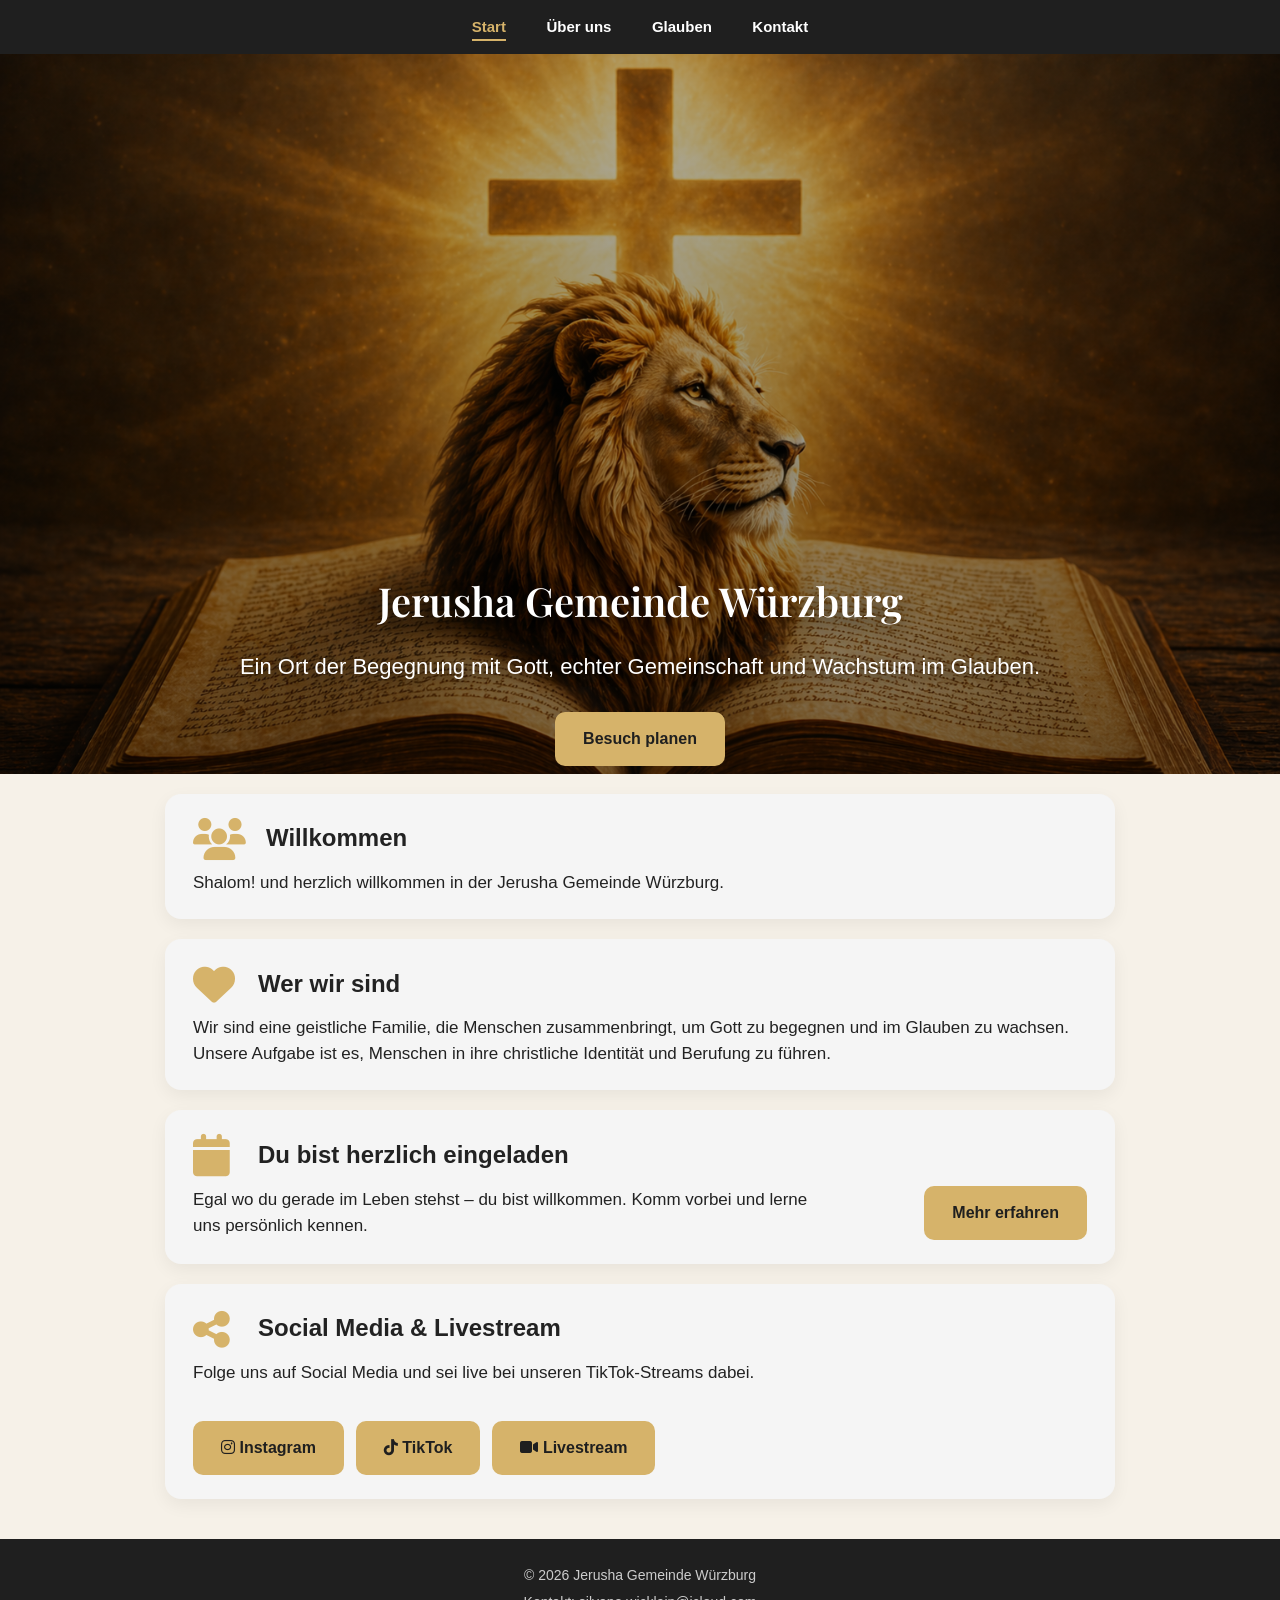
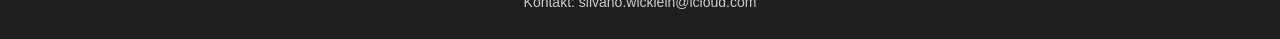
<file: index.html>
<!DOCTYPE html>
<html lang="de">
<head>
  <meta charset="UTF-8">
  <meta name="viewport" content="width=device-width, initial-scale=1.0">
  <title>Jerusha Gemeinde Würzburg</title>
  <link href="https://fonts.googleapis.com/css2?family=Playfair+Display:wght@400;600;700&display=swap" rel="stylesheet">
  <link rel="stylesheet" href="style.css">
  <link rel="stylesheet" href="https://cdnjs.cloudflare.com/ajax/libs/font-awesome/6.5.0/css/all.min.css">
</head>
<body>

<nav>
  <a href="index.html" class="active">Start</a>
  <a href="about.html">Über uns</a>
  <a href="glauben.html">Glauben</a>
  <a href="kontakt.html">Kontakt</a>
</nav>

<header class="hero">
  <h1>Jerusha Gemeinde Würzburg</h1>
  <p>Ein Ort der Begegnung mit Gott, echter Gemeinschaft und Wachstum im Glauben.</p>
  <a href="kontakt.html" class="btn">Besuch planen</a>
</header>

<main>
  <section class="card"> 
    <div class="card-header">
      <i class="fa-solid fa-users"></i>
      <h2>Willkommen</h2>
    </div>
    <p>
      Shalom! und herzlich willkommen in der Jerusha Gemeinde Würzburg.
    </p>
  </section>

  <section class="card">
    <div class="card-header">
      <i class="fa-solid fa-heart"></i>
      <h2>Wer wir sind</h2>
    </div>
    <p>
      Wir sind eine geistliche Familie, die Menschen zusammenbringt, um Gott zu begegnen
      und im Glauben zu wachsen. Unsere Aufgabe ist es, Menschen in ihre christliche
      Identität und Berufung zu führen.
    </p>
  </section>

  <section class="card invite-card">
    <div class="card-header">
      <i class="fa-solid fa-calendar"></i>
      <h2>Du bist herzlich eingeladen</h2>
    </div>

    <div class="invite-content">
      <p>
        Egal wo du gerade im Leben stehst – du bist willkommen.
        Komm vorbei und lerne uns persönlich kennen.
      </p>

      <a href="kontakt.html" class="btn">Mehr erfahren</a>
    </div>
  </section>

  <section class="card">
    <div class="card-header">
      <i class="fa-solid fa-share-nodes"></i>
      <h2>Social Media & Livestream</h2>
    </div>
    <p>
      Folge uns auf Social Media und sei live bei unseren TikTok-Streams dabei.
    </p>

    <div class="social-buttons">
      <a href="https://www.instagram.com/jerusha.wuerzburg/" target="_blank" class="btn">
        <i class="fa-brands fa-instagram"></i> Instagram
      </a>

      <a href="https://www.tiktok.com/@jerushagemeinde" target="_blank" class="btn">
        <i class="fa-brands fa-tiktok"></i> TikTok
      </a>

      <a href="https://www.tiktok.com/@jerushagemeinde/live" target="_blank" class="btn">
        <i class="fa-solid fa-video"></i> Livestream
      </a>
    </div>
  </section>
</main>

<footer>
  <p>© 2026 Jerusha Gemeinde Würzburg</p>
  <p>Kontakt: silvano.wicklein@icloud.com</p>
</footer>

<script src="script.js"></script>
</body>
</html>
</file>
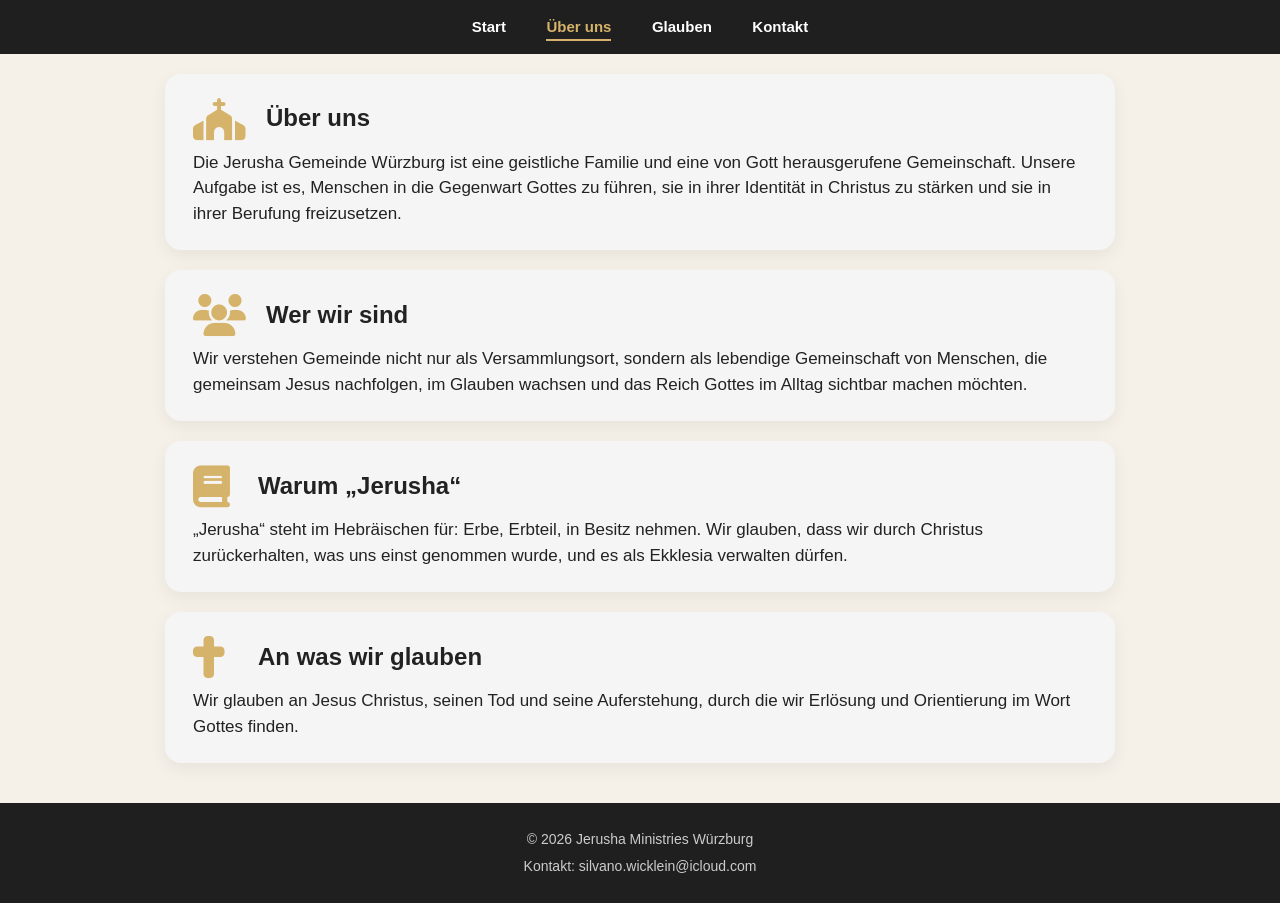
<file: about.html>
<!DOCTYPE html>
<html lang="de">
<head>
  <meta charset="UTF-8">
  <meta name="viewport" content="width=device-width, initial-scale=1.0">
  <title>Über uns - Jerusha Ministries Würzburg</title>

  <link rel="stylesheet" href="style.css">
  <link href="https://fonts.googleapis.com/css2?family=Playfair+Display:wght@400;600;700&display=swap" rel="stylesheet">
  <link rel="stylesheet" href="https://cdnjs.cloudflare.com/ajax/libs/font-awesome/6.5.0/css/all.min.css">
</head>

<body>

<nav>
  <a href="index.html">Start</a>
  <a href="about.html" class="active">Über uns</a>
  <a href="glauben.html">Glauben</a>
  <a href="kontakt.html">Kontakt</a>
</nav>

<main>

  <section class="card">
    <div class="card-header">
      <i class="fa-solid fa-church"></i>
      <h2>Über uns</h2>
    </div>
    <p>
      Die Jerusha Gemeinde Würzburg ist eine geistliche Familie und eine von Gott
      herausgerufene Gemeinschaft. Unsere Aufgabe ist es, Menschen in die Gegenwart
      Gottes zu führen, sie in ihrer Identität in Christus zu stärken und sie in
      ihrer Berufung freizusetzen.
    </p>
  </section>

  <section class="card">
    <div class="card-header">
      <i class="fa-solid fa-users"></i>
      <h2>Wer wir sind</h2>
    </div>
    <p>
      Wir verstehen Gemeinde nicht nur als Versammlungsort, sondern als lebendige
      Gemeinschaft von Menschen, die gemeinsam Jesus nachfolgen, im Glauben wachsen
      und das Reich Gottes im Alltag sichtbar machen möchten.
    </p>
  </section>

  <section class="card">
    <div class="card-header">
      <i class="fa-solid fa-book"></i>
      <h2>Warum „Jerusha“</h2>
    </div>
    <p>
      „Jerusha“ steht im Hebräischen für: Erbe, Erbteil, in Besitz nehmen.
      Wir glauben, dass wir durch Christus zurückerhalten, was uns einst genommen wurde,
      und es als Ekklesia verwalten dürfen.
    </p>
  </section>

  <section class="card">
    <div class="card-header">
      <i class="fa-solid fa-cross"></i>
      <h2>An was wir glauben</h2>
    </div>
    <p>
      Wir glauben an Jesus Christus, seinen Tod und seine Auferstehung,
      durch die wir Erlösung und Orientierung im Wort Gottes finden.
    </p>
  </section>

</main>

<footer>
  <p>© 2026 Jerusha Ministries Würzburg</p>
  <p>Kontakt: silvano.wicklein@icloud.com</p>
</footer>

<script src="script.js"></script>

</body>
</html>
</file>
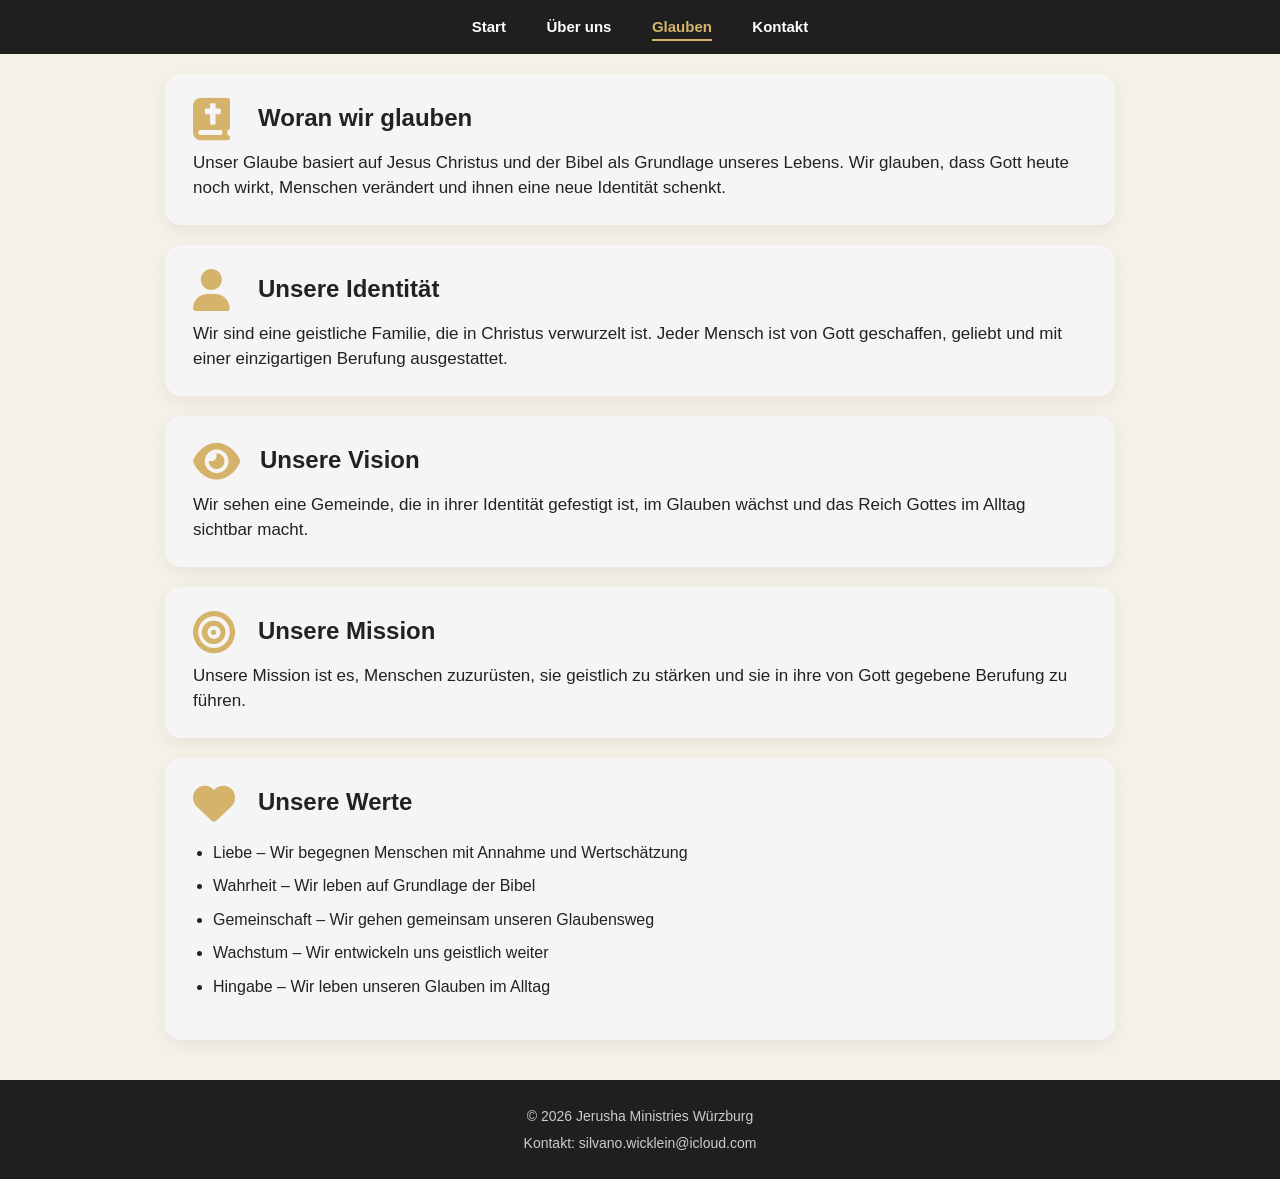
<file: glauben.html>
<!DOCTYPE html>
<html lang="de">

<head>
  <meta charset="UTF-8">
  <meta name="viewport" content="width=device-width, initial-scale=1.0">
  <title>Glauben - Jerusha Ministries Würzburg</title>
  <link rel="stylesheet" href="style.css">
  <link href="https://fonts.googleapis.com/css2?family=Playfair+Display:wght@400;600;700&display=swap" rel="stylesheet">
  <link rel="stylesheet" href="https://cdnjs.cloudflare.com/ajax/libs/font-awesome/6.5.0/css/all.min.css">
</head>

<body>

<nav>
  <a href="index.html">Start</a>
  <a href="about.html">Über uns</a>
  <a href="glauben.html" class="active">Glauben</a>
  <a href="kontakt.html">Kontakt</a>
</nav>

<main>

  <section class="card">
    <div class="card-header">
      <i class="fa-solid fa-book-bible"></i>
      <h2>Woran wir glauben</h2>
    </div>
    <p>
      Unser Glaube basiert auf Jesus Christus und der Bibel als Grundlage unseres Lebens.
      Wir glauben, dass Gott heute noch wirkt, Menschen verändert und ihnen eine neue Identität schenkt.
    </p>
  </section>

  <section class="card">
    <div class="card-header">
      <i class="fa-solid fa-user"></i>
      <h2>Unsere Identität</h2>
    </div>
    <p>
      Wir sind eine geistliche Familie, die in Christus verwurzelt ist.
      Jeder Mensch ist von Gott geschaffen, geliebt und mit einer einzigartigen Berufung ausgestattet.
    </p>
  </section>

  <section class="card">
    <div class="card-header">
      <i class="fa-solid fa-eye"></i>
      <h2>Unsere Vision</h2>
    </div>
    <p>
      Wir sehen eine Gemeinde, die in ihrer Identität gefestigt ist,
      im Glauben wächst und das Reich Gottes im Alltag sichtbar macht.
    </p>
  </section>

  <section class="card">
    <div class="card-header">
      <i class="fa-solid fa-bullseye"></i>
      <h2>Unsere Mission</h2>
    </div>
    <p>
      Unsere Mission ist es, Menschen zuzurüsten, sie geistlich zu stärken
      und sie in ihre von Gott gegebene Berufung zu führen.
    </p>
  </section>

  <section class="card">
    <div class="card-header">
      <i class="fa-solid fa-heart"></i>
      <h2>Unsere Werte</h2>
    </div>
    <ul>
      <li>Liebe – Wir begegnen Menschen mit Annahme und Wertschätzung</li>
      <li>Wahrheit – Wir leben auf Grundlage der Bibel</li>
      <li>Gemeinschaft – Wir gehen gemeinsam unseren Glaubensweg</li>
      <li>Wachstum – Wir entwickeln uns geistlich weiter</li>
      <li>Hingabe – Wir leben unseren Glauben im Alltag</li>
    </ul>
  </section>

</main>

<footer>
  <p>© 2026 Jerusha Ministries Würzburg</p>
  <p>Kontakt: silvano.wicklein@icloud.com</p>
</footer>

<script src="script.js"></script>
</body>
</html>
</file>
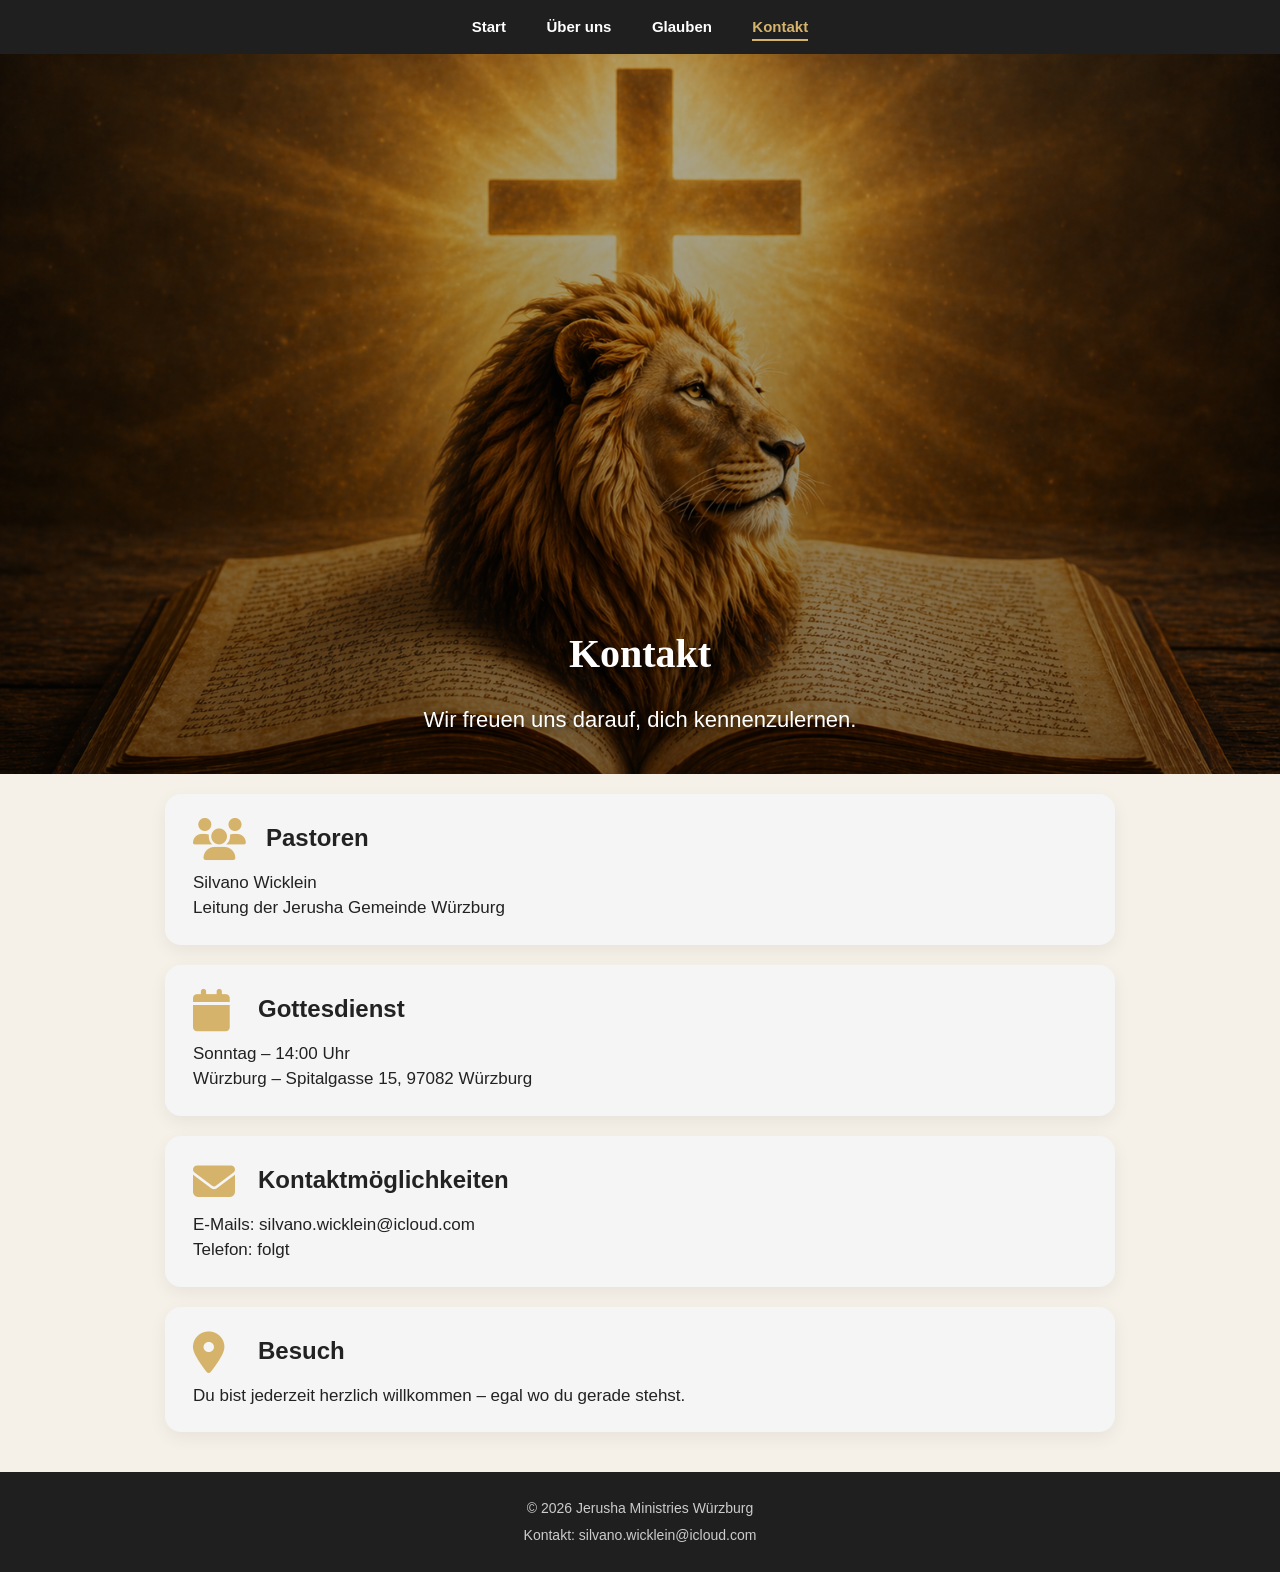
<file: kontakt.html>
<!DOCTYPE html>
<html lang="de">
<head>
  <meta charset="UTF-8">
  <meta name="viewport" content="width=device-width, initial-scale=1.0">
  <title>Kontakt - Jerusha Ministries Würzburg</title>

  <!-- CSS -->
  <link rel="stylesheet" href="style.css">

  <!-- Icons -->
  <link rel="stylesheet" href="https://cdnjs.cloudflare.com/ajax/libs/font-awesome/6.5.0/css/all.min.css">
</head>

<body>

<nav>
  <a href="index.html">Start</a>
  <a href="about.html">Über uns</a>
  <a href="glauben.html">Glauben</a>
  <a href="kontakt.html" class="active">Kontakt</a>
</nav>

<header class="hero">
  <h1>Kontakt</h1>
  <p>Wir freuen uns darauf, dich kennenzulernen.</p>
</header>

<main>

<section class="card">
  <div class="card-header">
    <i class="fa-solid fa-users"></i>
    <h2>Pastoren</h2>
  </div>
  <p>
    Silvano Wicklein<br>
    Leitung der Jerusha Gemeinde Würzburg
  </p>
</section>

<section class="card">
  <div class="card-header">
    <i class="fa-solid fa-calendar"></i>
    <h2>Gottesdienst</h2>
  </div>
  <p>
    Sonntag – 14:00 Uhr<br>
    Würzburg – Spitalgasse 15, 97082 Würzburg
  </p>
</section>

<section class="card">
  <div class="card-header">
    <i class="fa-solid fa-envelope"></i>
    <h2>Kontaktmöglichkeiten</h2>
  </div>
  <p>
    E-Mails: silvano.wicklein@icloud.com<br>
    Telefon: folgt
  </p>
</section>

<section class="card">
  <div class="card-header">
    <i class="fa-solid fa-location-dot"></i>
    <h2>Besuch</h2>
  </div>
  <p>
    Du bist jederzeit herzlich willkommen – egal wo du gerade stehst.
  </p>
</section>

</main>

<footer>
  <p>© 2026 Jerusha Ministries Würzburg</p>
  <p>Kontakt: silvano.wicklein@icloud.com</p>
</footer>

</body>
</html>
</file>
<file: style.css>
* {
  box-sizing: border-box;
}

html {
  scroll-behavior: smooth;
}

body {
  margin: 0;
  font-family: Arial, sans-serif;
  background-color: #f6f1e8;
  color: #222;
  line-height: 1.6;
}

nav {
  background-color: #1f1f1f;
  text-align: center;
  padding: 14px 10px;
  position: sticky;
  top: 0;
  z-index: 1000;
}

nav a {
  color: white;
  text-decoration: none;
  margin: 0 18px;
  font-weight: bold;
  font-size: 15px;
  transition: 0.3s;
}

nav a:hover {
  text-decoration: underline;
}

nav a.active {
  color: #d6b36a;
  border-bottom: 2px solid #d6b36a;
  padding-bottom: 4px;
}

.hero {
  background:
    linear-gradient(rgba(0, 0, 0, 0.30), rgba(0, 0, 0, 0.50)),
    url("hero.jpg") center 20% / cover no-repeat;
  color: white;
  min-height: 720px;
  display: flex;
  flex-direction: column;
  justify-content: flex-end;
  align-items: center;
  text-align: center;
  padding: 0 20px 8px;
}

.hero h1 {
  font-family: "Playfair Display", serif;
  font-size: 40px;
  font-weight: 600;
  margin: 0 0 16px;
  text-shadow: 0 6px 20px rgba(0, 0, 0, 0.6);
}

.hero p {
  font-size: 22px;
  max-width: 900px;
  margin: 0 0 28px;
  text-shadow: 0 3px 10px rgba(0, 0, 0, 0.6);
}

.btn {
  display: inline-block;
  background-color: #d6b36a;
  color: #1f1f1f;
  text-decoration: none;
  padding: 14px 28px;
  border-radius: 10px;
  font-weight: bold;
  transition: 0.25s ease;
}

.btn:hover {
  background-color: #c6a055;
  transform: scale(1.04);
}

main {
  max-width: 1050px;
  margin: 20px auto 40px;
  padding: 0 20px;
}

.card {
  background: #f5f5f5;
  padding: 24px 28px;
  border-radius: 16px;
  margin: 20px auto;
  max-width: 950px;
  box-shadow: 0 6px 18px rgba(0, 0, 0, 0.06);
  transition: 0.3s;
}

.card:hover {
  transform: translateY(-4px);
}

.card-header {
  display: flex;
  align-items: center;
  gap: 20px;
  margin-bottom: 10px;
}

.card-header i {
  color: #d6b36a;
  font-size: 42px;
  min-width: 45px;
}

.card-header h2 {
  margin: 0;
}

.card p {
  margin: 0;
  line-height: 1.5;
  font-size: 17px;
}

.card .btn {
  margin-top: 18px;
}

.invite-content {
  display: flex;
  justify-content: space-between;
  align-items: center;
  gap: 20px;
}

.invite-content p {
  max-width: 70%;
}

.invite-card .btn {
  margin-top: 0;
  white-space: nowrap;
}

.social-buttons {
  display: flex;
  gap: 12px;
  flex-wrap: wrap;
  margin-top: 18px;
}

ul {
  padding-left: 20px;
}

li {
  margin-bottom: 8px;
}

footer {
  background-color: #1f1f1f;
  color: #ccc;
  text-align: center;
  padding: 20px 10px;
  margin-top: 40px;
  font-size: 14px;
}

footer p {
  margin: 5px 0;
}

@media (max-width: 768px) {
  nav a {
    display: inline-block;
    margin: 8px 10px;
  }

  .hero {
    min-height: 520px;
    padding: 0 20px 12px;
  }

  .hero h1 {
    font-size: 40px;
  }

  .hero p {
    font-size: 18px;
    max-width: 95%;
  }

  .card {
    padding: 20px;
  }

  .card-header {
    align-items: center;
    gap: 16px;
  }

  .card-header i {
    font-size: 34px;
    min-width: 36px;
  }

  .card-header h2 {
    font-size: 22px;
  }

  .invite-content {
    flex-direction: column;
    align-items: flex-start;
  }

  .invite-content p {
    max-width: 100%;
  }

  .invite-card .btn {
    margin-top: 18px;
  }
}
</file>
